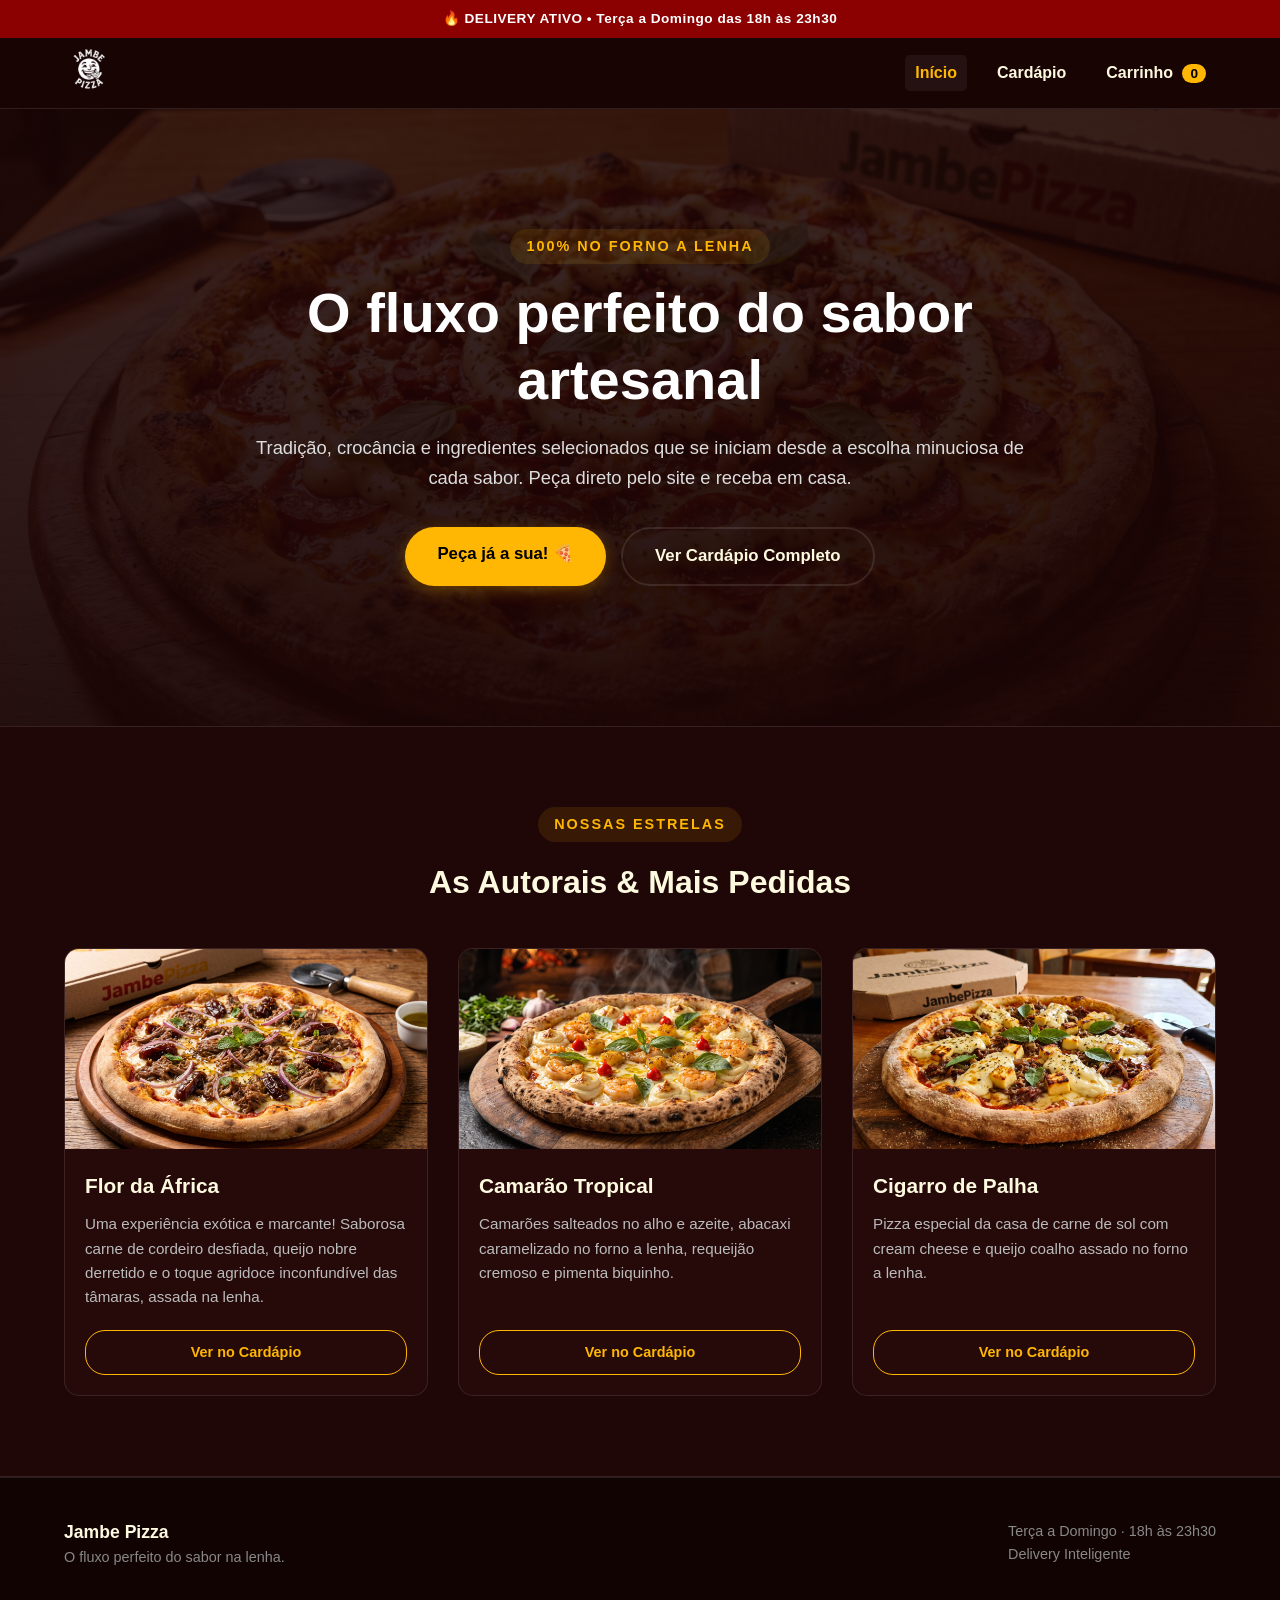
<file: index.html>
<!DOCTYPE html>
<html lang="pt-BR">
<head>
    <meta charset="UTF-8">
    <meta name="viewport" content="width=device-width, initial-scale=1.0">
    <title>Início — Jambe Pizza</title>
    <link rel="icon" href="img/jambepizza.png" type="image/png">
    
    <link rel="stylesheet" href="css/estilo.css">
    <script src="js/configuracao.js" defer></script>
    <script src="js/app.js" defer></script>
</head>
<body>
    <!-- TOPO DE AVISOS -->
    <div class="topo-aviso">
        <div class="container">
            <span>🔥 DELIVERY ATIVO • Terça a Domingo das 18h às 23h30</span>
        </div>
    </div>

    <header class="cabecalho"> 
        <div class="container cabecalho-conteudo"> 
            <a class="logo-marca" href="index.html">
                <img src="img/jambepizza.png" alt="Jambe Pizza" class="logo-img-header">
            </a>
            <nav aria-label="Navegação principal">
                <a href="index.html" aria-current="page">Início</a>
                <a href="cardapio.html">Cardápio</a>
                <a href="carrinho.html">Carrinho <span data-contador>0</span></a>
            </nav>
        </div>
    </header>

    <main class="home-main">
        <!-- HERO SECTION COM IMAGEM DE FUNDO -->
        <section class="hero-fundo">
            <div class="hero-overlay"></div>
            <div class="container hero-conteudo-central">
                <p class="destaque">100% no Forno a Lenha</p>
                <h1>O fluxo perfeito do sabor artesanal</h1>
                <p class="hero-texto">Tradição, crocância e ingredientes selecionados que se iniciam desde a escolha minuciosa de cada sabor. Peça direto pelo site e receba em casa.</p>
                
                <div class="hero-botoes">
                    <a class="botao" href="cardapio.html">Peça já a sua! 🍕</a>
                    <a class="botao botao-secundario" href="cardapio.html">Ver Cardápio Completo</a>
                </div>
            </div>
        </section>

        <!-- VITRINE DE DESTAQUES (As 3 Autorais da Casa) -->
        <section class="secao-destaques-home">
            <div class="container">
                <div class="titulo-secao">
                    <p class="destaque">Nossas Estrelas</p>
                    <h2>As Autorais & Mais Pedidas</h2>
                </div>

                <div class="destaques-grid">
                    <!-- Destaque 1 -->
                    <div class="destaque-card">
                        <div class="destaque-img-box">
                            <img src="img/flordaafrica.jpg" alt="Flor da Africa">
                        </div>
                        <div class="destaque-info">
                            <h3>Flor da África</h3>
                            <p>Uma experiência exótica e marcante! Saborosa carne de cordeiro desfiada, queijo nobre derretido e o toque agridoce inconfundível das tâmaras, assada na lenha.</p>
                            <a href="cardapio.html" class="botao-card-home">Ver no Cardápio</a>
                        </div>
                    </div>

                    <!-- Destaque 2 -->
                    <div class="destaque-card">
                        <div class="destaque-img-box">
                            <img src="img/camarao-tropical.jpg" alt="Camarão Tropical">
                        </div>
                        <div class="destaque-info">
                            <h3>Camarão Tropical</h3>
                            <p>Camarões salteados no alho e azeite, abacaxi caramelizado no forno a lenha, requeijão cremoso e pimenta biquinho.</p>
                            <a href="cardapio.html" class="botao-card-home">Ver no Cardápio</a>
                        </div>
                    </div>

                    <!-- Destaque 3 -->
                    <div class="destaque-card">
                        <div class="destaque-img-box">
                            <img src="img/cigarrodepalha.jpg" alt="Cigarro de Palha">
                        </div>
                        <div class="destaque-info">
                            <h3>Cigarro de Palha</h3>
                            <p>Pizza especial da casa de carne de sol com cream cheese e queijo coalho assado no forno a lenha.</p>
                            <a href="cardapio.html" class="botao-card-home">Ver no Cardápio</a>
                        </div>
                    </div>
                </div>
            </div>
        </section>
    </main>

    <footer> 
        <div class="container rodape-conteudo">
            <div>
                <strong>Jambe Pizza</strong>
                <p>O fluxo perfeito do sabor na lenha.</p>
            </div>
            <div>
                <p>Terça a Domingo · 18h às 23h30</p>
                <p>Delivery Inteligente</p>
            </div>
        </div>
    </footer>
</body>
</html>
</file>
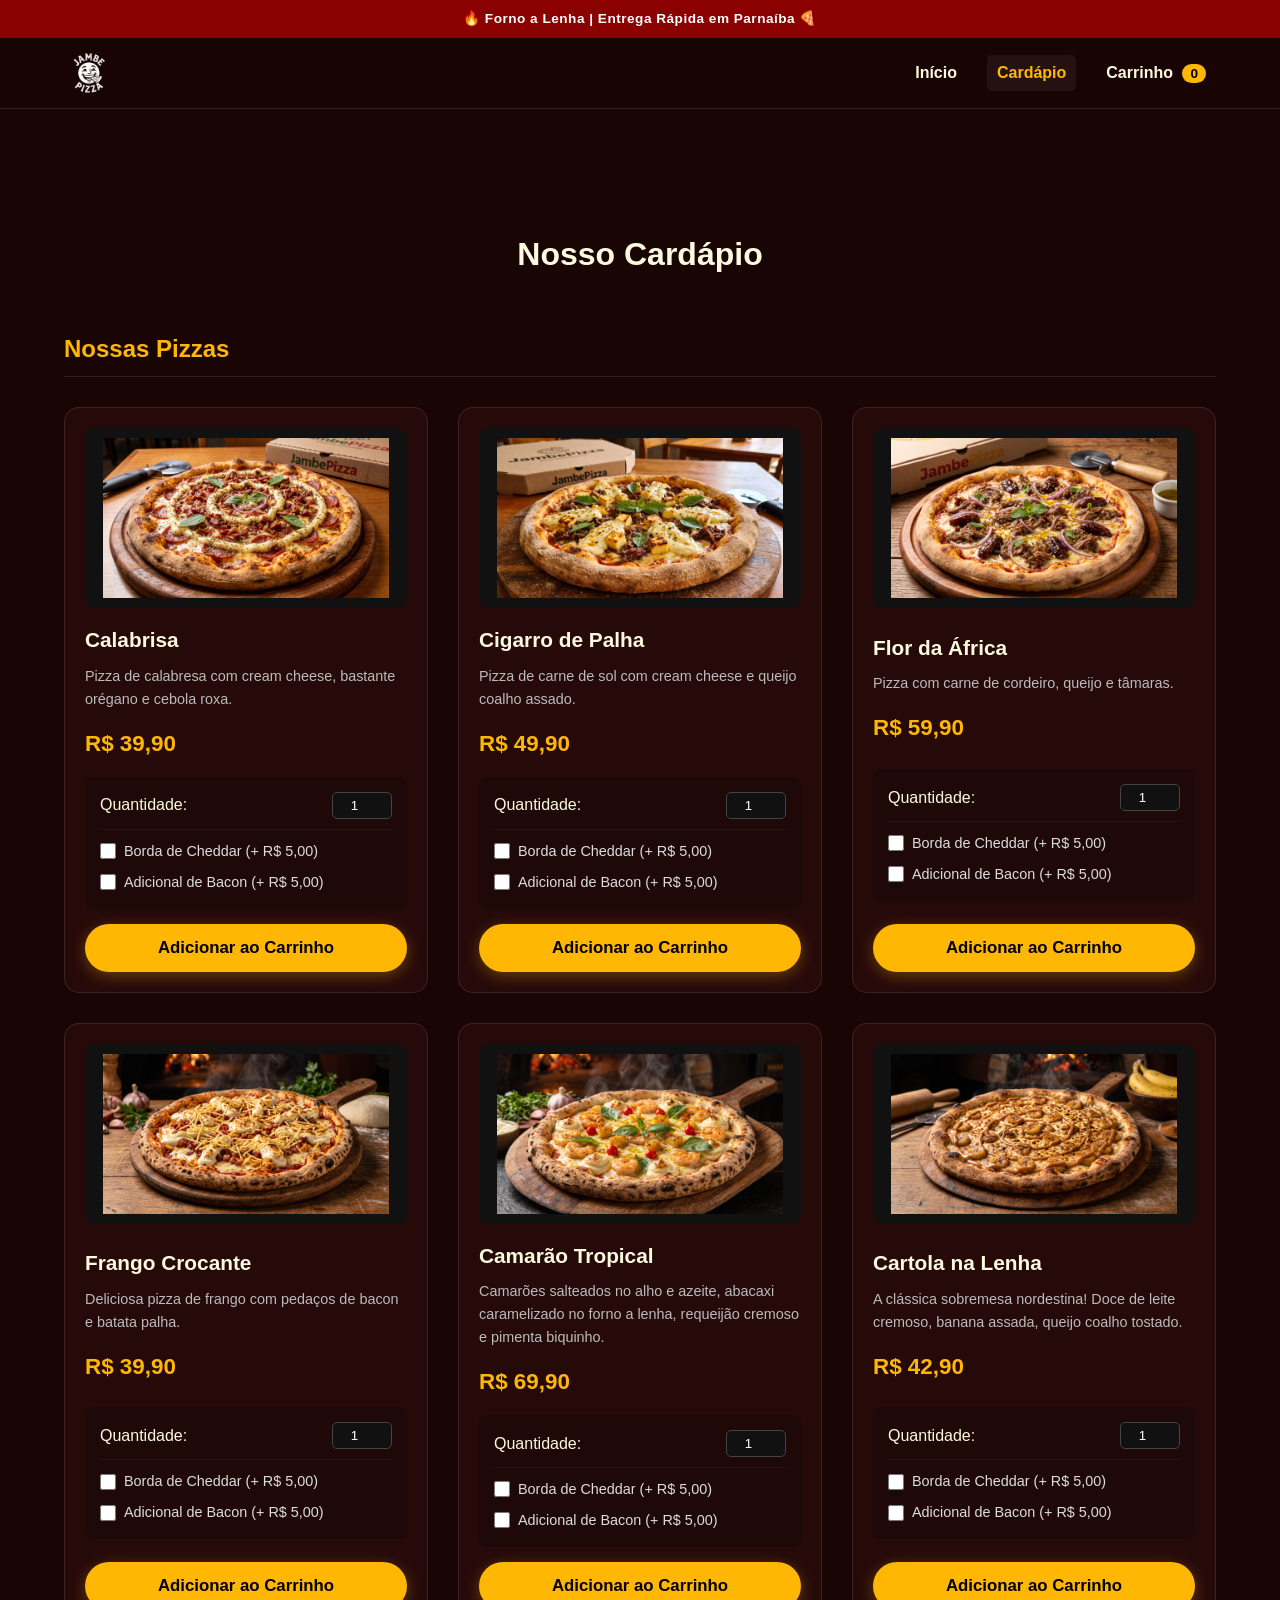
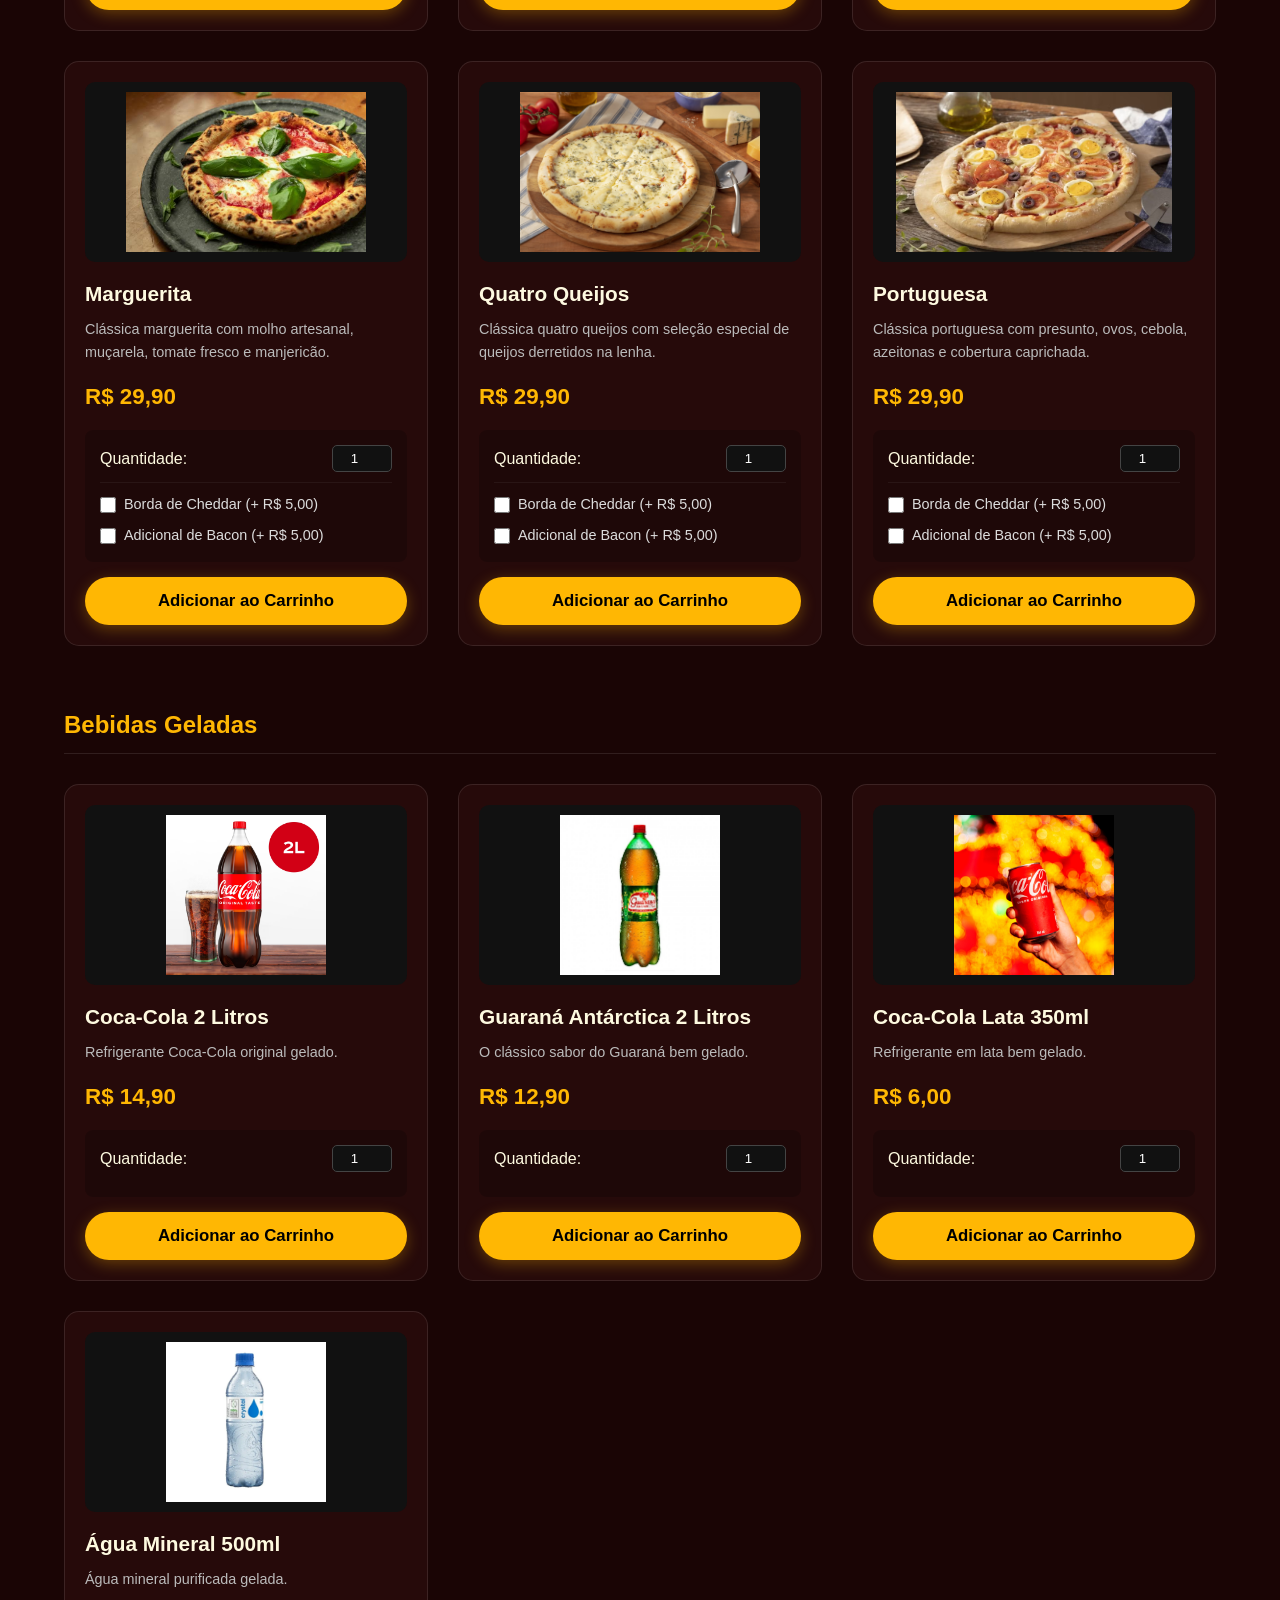
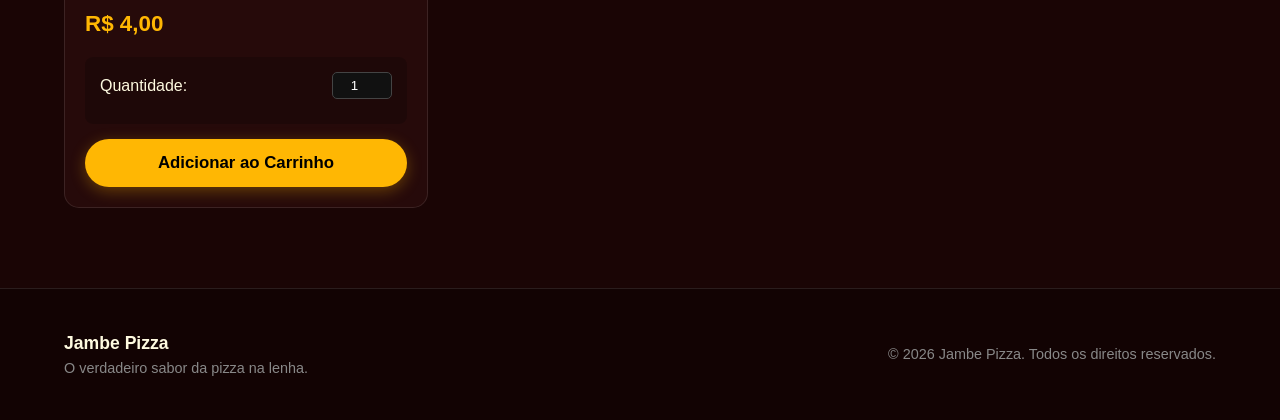
<file: cardapio.html>
<!DOCTYPE html>
<html lang="pt-BR">
<head>
    <meta charset="UTF-8">
    <meta name="viewport" content="width=device-width, initial-scale=1.0">
    <title>Cardápio - Jambe Pizza</title>
    <link rel="stylesheet" href="css/estilo.css">
</head>
<body>

    <!-- TOPO AVISO -->
    <div class="topo-aviso">🔥 Forno a Lenha | Entrega Rápida em Parnaíba 🍕</div>

    <!-- CABEÇALHO -->
    <header class="cabecalho">
        <div class="container cabecalho-conteudo">
            <a href="index.html" class="logo-link" style="text-decoration: none; display: flex; align-items: center;">
                <img src="img/jambepizza.png" alt="Jambe Pizza" class="logo-img-header" onerror="this.style.display='none'; this.nextElementSibling.style.display='block';">
                <span style="display: none; color: var(--cor-destaque); font-size: 1.5rem; font-weight: bold;">Jambe Pizza 🍕</span>
            </a>
            <nav>
                <a href="index.html">Início</a>
                <a href="cardapio.html" aria-current="page">Cardápio</a>
                <a href="carrinho.html">Carrinho <span data-contador>0</span></a>
            </nav>
        </div>
    </header>

    <!-- CONTEÚDO DA PÁGINA -->
    <main class="page-content">
        <div class="container">
            <div class="titulo-secao">
                <h2>Nosso Cardápio</h2>
            </div>
            
            <!-- O catálogo de pizzas e bebidas é injetado dinamicamente aqui -->
            <div id="catalogo" class="grade-produtos"></div>
        </div>
    </main>

    <!-- RODAPÉ -->
    <footer>
        <div class="container rodape-conteudo">
            <div>
                <strong>Jambe Pizza</strong>
                <p>O verdadeiro sabor da pizza na lenha.</p>
            </div>
            <div>
                <p>&copy; 2026 Jambe Pizza. Todos os direitos reservados.</p>
            </div>
        </div>
    </footer>

    <!-- SCRIPTS -->
    <script src="js/configuracao.js"></script>
    <script src="js/app.js"></script>
    <script src="js/cardapio.js"></script>
</body>
</html>
</file>
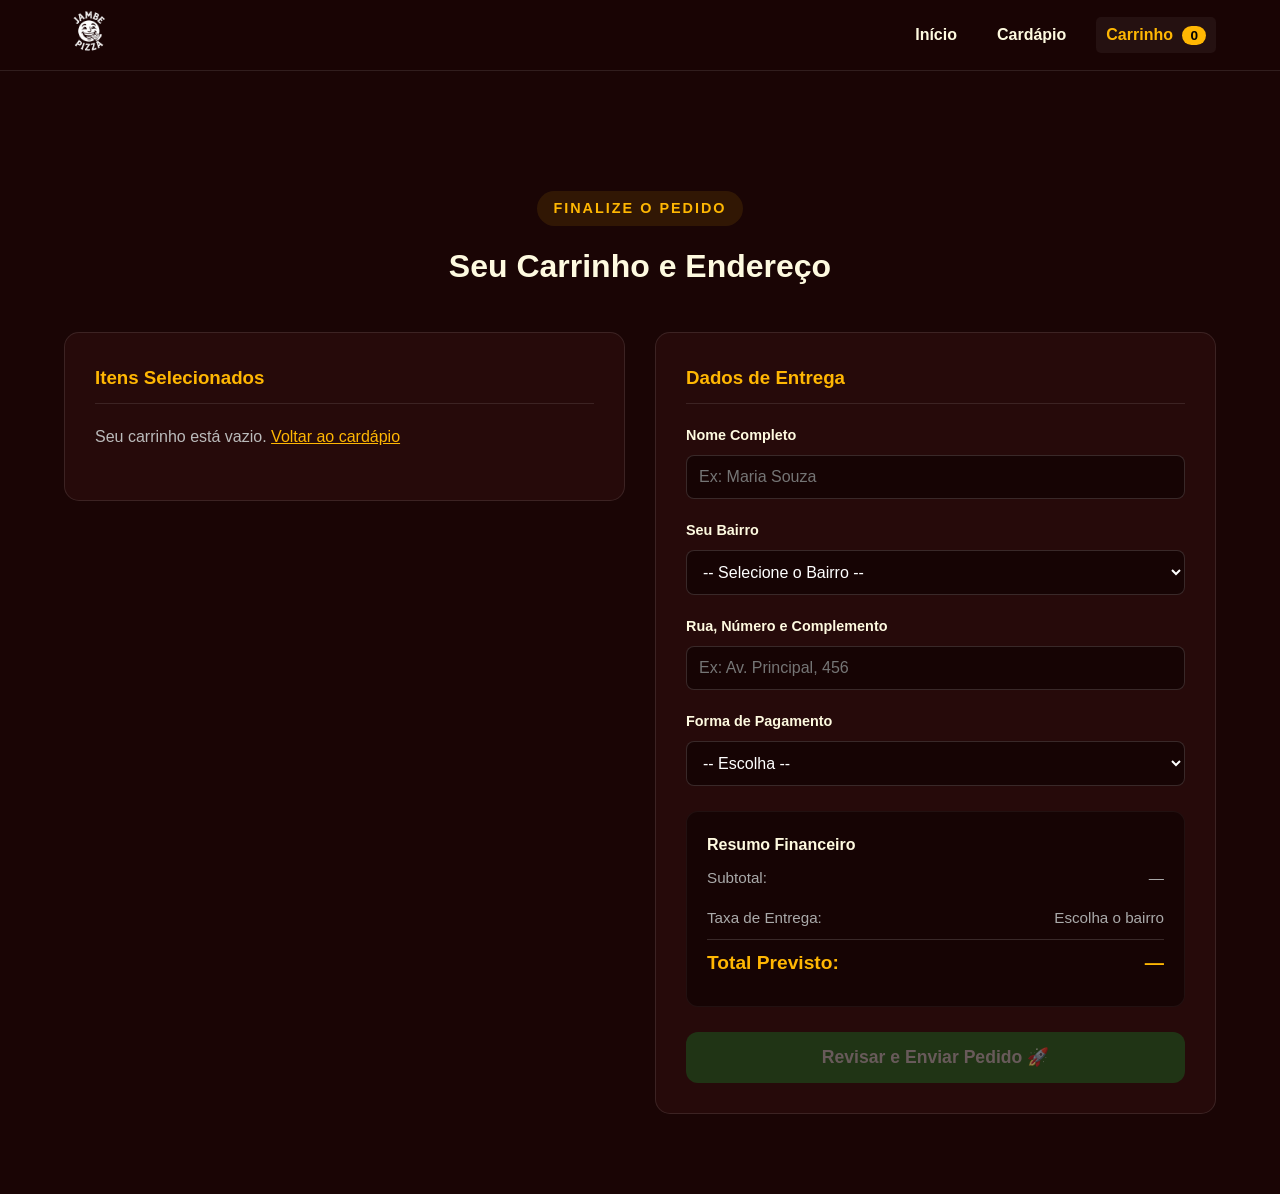
<file: carrinho.html>
<!DOCTYPE html>
<html lang="pt-BR">
<head>
    <meta charset="UTF-8">
    <meta name="viewport" content="width=device-width, initial-scale=1.0">
    <title>Carrinho — Jambe Pizza</title>
    <!-- Favicon para a aba do navegador -->
    <link rel="icon" href="img/jambepizza.png" type="image/png">
    
    <link rel="stylesheet" href="css/estilo.css">
    <script src="js/configuracao.js" defer></script>
    <script src="js/regras.js" defer></script>
    <script src="js/app.js" defer></script>
    <script src="js/carrinho.js" defer></script>
</head>
<body>
    <header class="cabecalho"> 
        <div class="container cabecalho-conteudo"> 
            <a class="logo-marca" href="index.html">
                <img src="img/jambepizza.png" alt="Jambe Pizza" class="logo-img-header">
            </a>
            <nav aria-label="Navegação principal">
                <a href="index.html">Início</a>
                <a href="cardapio.html">Cardápio</a>
                <a href="carrinho.html" aria-current="page">Carrinho <span data-contador>0</span></a>
            </nav>
        </div>
    </header>

    <main class="container page-content">
        <div class="titulo-secao">
            <p class="destaque">Finalize o Pedido</p>
            <h2>Seu Carrinho e Endereço</h2>
        </div>

        <div class="colunas-carrinho">
            <section class="painel-pedido-completo">
                <h3>Itens Selecionados</h3>
                <div id="itens-carrinho" class="lista-itens-carrinho"></div>
                
                <p id="carrinho-vazio" style="color: #bbb; margin-bottom: 20px;">Seu carrinho está vazio. <a href="cardapio.html" style="color: var(--cor-destaque);">Voltar ao cardápio</a></p>
                <button id="esvaziar" type="button" class="botao botao-secundario" style="display: none; margin-bottom: 20px;">Esvaziar carrinho</button>
            </section>

            <section class="painel-pedido-completo">
                <h3>Dados de Entrega</h3>
                <form id="formulario" novalidate>
                    <div class="grupo-input">
                        <label for="nome">Nome Completo</label>
                        <input id="nome" type="text" required placeholder="Ex: Maria Souza">
                    </div>

                    <div class="grupo-input">
                        <label for="bairro">Seu Bairro</label>
                        <select id="bairro" required>
                            <option value="">-- Selecione o Bairro --</option>
                            <option value="pindorama">Pindorama (R$ 5,00)</option>
                            <option value="sao-judas">São Judas Tadeu (R$ 8,00)</option>
                            <option value="centro">Centro e Igaraçu (R$ 10,00)</option>
                            <option value="ilha-grande">Ilha Grande (R$ 18,00)</option>
                            <option value="nassau">Nassau (R$ 14,00)</option>
                            <option value="demais">Demais Bairros (R$ 6,00)</option>
                            <option value="retirada">Retirar no Local (Grátis)</option>
                        </select>
                    </div>

                    <div class="grupo-input">
                        <label for="endereco">Rua, Número e Complemento</label>
                        <input id="endereco" type="text" required placeholder="Ex: Av. Principal, 456">
                    </div>

                    <div class="grupo-input">
                        <label for="pagamento">Forma de Pagamento</label>
                        <select id="pagamento" required>
                            <option value="">-- Escolha --</option>
                            <option value="pix">Pix</option>
                            <option value="cartao">Cartão (Maquininha)</option>
                            <option value="dinheiro">Dinheiro</option>
                        </select>
                    </div>

                    <div class="grupo-input" id="campo-troco" hidden>
                        <label for="troco">Troco para quanto?</label>
                        <input id="troco" type="number" min="0" step="0.01" placeholder="Ex: 100">
                    </div>

                    <div class="recibo-caixa">
                        <h4>Resumo Financeiro</h4>
                        <div class="recibo-linha">
                            <span>Subtotal:</span>
                            <span id="subtotal">—</span>
                        </div>
                        <div class="recibo-linha">
                            <span>Taxa de Entrega:</span>
                            <span id="taxa">Escolha o bairro</span>
                        </div>
                        <div class="recibo-linha total-destaque">
                            <span>Total Previsto:</span>
                            <span id="total">—</span>
                        </div>
                    </div>

                    <p id="erro" class="erro" role="alert" tabindex="-1"></p>

                    <button id="revisar" type="submit" class="botao-whatsapp" disabled>
                        <span>Revisar e Enviar Pedido</span> 🚀
                    </button>
                </form>

                <div id="area-revisao" style="display: none; margin-top: 30px; border-top: 1px solid rgba(255,255,255,0.1); padding-top: 20px;">
                    <h3>Confira a mensagem</h3>
                    <pre id="mensagem" style="background: #111; padding: 15px; border-radius: 8px; color: #ddd; white-space: pre-wrap; margin-bottom: 15px;"></pre>
                    <button id="whatsapp" type="button" class="botao-whatsapp">Abrir WhatsApp</button>
                </div>
            </section>
        </div>
    </main>
</body>
</html>
</file>
<file: css/estilo.css>
:root {
    --cor-principal: #8B0000;
    --cor-secundaria: #d4a373;
    --cor-fundo: #1a0505;
    --cor-card: #260a0a;
    --cor-texto: #fefae0;
    --cor-destaque: #ffb703;
    --cor-borda: rgba(255, 255, 255, 0.1);
}

* {
    margin: 0;
    padding: 0;
    box-sizing: border-box;
    font-family: 'Segoe UI', Tahoma, Geneva, Verdana, sans-serif;
}

body {
    background-color: var(--cor-fundo);
    color: var(--cor-texto);
    line-height: 1.6;
    overflow-x: hidden;
    display: flex;
    flex-direction: column;
    min-height: 100vh;
}

.container {
    width: 90%;
    max-width: 1200px;
    margin: 0 auto;
}

.page-content {
    padding: 120px 0 80px 0;
    flex: 1;
}

/* TOPO AVISO */
.topo-aviso {
    background-color: var(--cor-principal);
    color: #fff;
    font-size: 0.85rem;
    text-align: center;
    padding: 8px 0;
    font-weight: bold;
    letter-spacing: 0.5px;
    position: relative;
    z-index: 1001;
}

/* CABEÇALHO */
.cabecalho {
    background: rgba(26, 5, 5, 0.95);
    position: sticky;
    top: 0; left: 0; width: 100%;
    z-index: 1000;
    border-bottom: 1px solid var(--cor-borda);
    backdrop-filter: blur(5px);
}

.cabecalho-conteudo {
    display: flex;
    justify-content: space-between;
    align-items: center;
    height: 70px;
}

.logo-img-header {
    height: 50px;
    width: auto;
    object-fit: contain;
}

.cabecalho nav {
    display: flex;
    gap: 20px;
    align-items: center;
}

.cabecalho nav a {
    color: var(--cor-texto);
    text-decoration: none;
    font-weight: 600;
    transition: color 0.3s;
    padding: 5px 10px;
    border-radius: 5px;
}

.cabecalho nav a:hover,
.cabecalho nav a[aria-current="page"] {
    color: var(--cor-destaque);
    background: rgba(255, 255, 255, 0.05);
}

[data-contador] {
    background: var(--cor-destaque);
    color: #000;
    padding: 2px 8px;
    border-radius: 12px;
    font-size: 0.85rem;
    margin-left: 5px;
    font-weight: bold;
}

/* HERO SECTION */
.hero-fundo {
    position: relative;
    background-image: url('../img/calabrisa.jpg');
    background-size: cover;
    background-position: center;
    padding: 120px 0 140px 0;
    text-align: center;
}

.hero-overlay {
    position: absolute;
    top: 0; left: 0; width: 100%; height: 100%;
    background: linear-gradient(180deg, rgba(26, 5, 5, 0.85) 0%, rgba(26, 5, 5, 0.95) 100%);
}

.hero-conteudo-central {
    position: relative;
    z-index: 2;
    max-width: 800px;
    margin: 0 auto;
}

.destaque {
    color: var(--cor-destaque);
    font-weight: bold;
    text-transform: uppercase;
    letter-spacing: 2px;
    margin-bottom: 15px;
    display: inline-block;
    font-size: 0.9rem;
    background: rgba(255, 183, 3, 0.1);
    padding: 6px 16px;
    border-radius: 20px;
}

.hero-fundo h1 {
    font-size: clamp(2.2rem, 5vw, 3.5rem);
    margin-bottom: 20px;
    line-height: 1.2;
    color: #fff;
}

.hero-texto {
    color: #ddd;
    margin-bottom: 35px;
    font-size: 1.15rem;
}

.hero-botoes {
    display: flex;
    justify-content: center;
    gap: 15px;
    flex-wrap: wrap;
}

/* DESTAQUES HOME */
.secao-destaques-home {
    padding: 80px 0;
    background-color: #200707;
    border-top: 1px solid var(--cor-borda);
    border-bottom: 1px solid var(--cor-borda);
}

.titulo-secao {
    text-align: center;
    margin-bottom: 40px;
}

.titulo-secao h2 {
    font-size: 2rem;
    color: var(--cor-texto);
}

.destaques-grid {
    display: grid;
    grid-template-columns: repeat(auto-fit, minmax(320px, 1fr));
    gap: 30px;
}

.destaque-card {
    background-color: var(--cor-card);
    border-radius: 15px;
    overflow: hidden;
    border: 1px solid var(--cor-borda);
    display: flex;
    flex-direction: column;
    transition: transform 0.3s, border-color 0.3s;
}

.destaque-card:hover {
    transform: translateY(-5px);
    border-color: rgba(255, 183, 3, 0.3);
}

.destaque-img-box {
    width: 100%;
    height: 200px;
    overflow: hidden;
    background: #111;
}

.destaque-img-box img {
    width: 100%;
    height: 100%;
    object-fit: cover;
    transition: transform 0.3s;
}

.destaque-card:hover .destaque-img-box img {
    transform: scale(1.05);
}

.destaque-info {
    padding: 20px;
    display: flex;
    flex-direction: column;
    flex-grow: 1;
    justify-content: space-between;
}

.destaque-info h3 {
    font-size: 1.3rem;
    margin-bottom: 10px;
    color: var(--cor-texto);
}

.destaque-info p {
    color: #bbb;
    font-size: 0.95rem;
    margin-bottom: 20px;
    flex-grow: 1;
}

.botao-card-home {
    display: inline-block;
    background-color: transparent;
    color: var(--cor-destaque);
    border: 1px solid var(--cor-destaque);
    padding: 10px 20px;
    border-radius: 20px;
    text-decoration: none;
    font-weight: bold;
    text-align: center;
    transition: all 0.3s;
    font-size: 0.9rem;
}

.botao-card-home:hover {
    background-color: var(--cor-destaque);
    color: #000;
}

/* BOTÕES GERAIS */
.botao {
    display: inline-block;
    background-color: var(--cor-destaque);
    color: #000;
    padding: 14px 32px;
    border-radius: 30px;
    text-decoration: none;
    font-weight: bold;
    transition: all 0.3s;
    border: none;
    cursor: pointer;
    text-align: center;
    font-size: 1.05rem;
    box-shadow: 0 4px 15px rgba(255, 183, 3, 0.3);
}

.botao:hover {
    background-color: #ffca28;
    transform: translateY(-2px);
}

.botao-secundario {
    background-color: transparent;
    border: 2px solid var(--cor-borda);
    color: var(--cor-texto);
    box-shadow: none;
}

.botao-secundario:hover {
    background-color: rgba(255, 255, 255, 0.05);
    border-color: var(--cor-destaque);
    color: var(--cor-destaque);
}

/* BOTÃO FLUTUANTE DE CARRINHO (OCULTO ATÉ TER ITENS) */
.botao-flutuante {
    position: fixed;
    bottom: 30px;
    right: 30px;
    z-index: 9999;
    box-shadow: 0 6px 20px rgba(0, 0, 0, 0.7);
    animation: pulsarBotao 2s infinite;
    display: none; 
}

@keyframes pulsarBotao {
    0% { transform: scale(1); }
    50% { transform: scale(1.04); }
    100% { transform: scale(1); }
}

/* CARDÁPIO GRID */
.grade-produtos {
    display: grid;
    grid-template-columns: repeat(auto-fit, minmax(320px, 1fr));
    gap: 30px;
}

.card {
    background-color: var(--cor-card);
    border-radius: 15px;
    padding: 20px;
    border: 1px solid var(--cor-borda);
    display: flex;
    flex-direction: column;
    justify-content: space-between;
    transition: transform 0.3s, border-color 0.3s;
}

.card:hover {
    transform: translateY(-5px);
    border-color: rgba(255, 183, 3, 0.3);
}

.card-img-container {
    width: 100%;
    height: 180px;
    border-radius: 10px;
    overflow: hidden;
    margin-bottom: 15px;
    background: #111;
    display: flex;
    align-items: center;
    justify-content: center;
}

.card-img-container img {
    width: 100%;
    height: 100%;
    object-fit: contain;
    padding: 10px;
}

.card h3 { 
    font-size: 1.3rem; 
    margin-bottom: 8px; 
}

.card p.desc { 
    color: #bbb; 
    font-size: 0.9rem; 
    margin-bottom: 15px; 
    flex-grow: 1; 
}

.card .preco { 
    font-size: 1.4rem; 
    color: var(--cor-destaque); 
    font-weight: bold; 
    margin-bottom: 15px; 
}

.controles-produto {
    background: rgba(0, 0, 0, 0.2);
    padding: 15px;
    border-radius: 8px;
    margin-bottom: 15px;
}

.grupo-extra {
    display: flex;
    flex-direction: column;
    gap: 8px;
    margin-top: 10px;
    border-top: 1px solid rgba(255,255,255,0.05);
    padding-top: 10px;
}

.check-label {
    font-size: 0.9rem;
    color: #ddd;
    display: flex;
    align-items: center;
    gap: 8px;
    cursor: pointer;
}

.check-label input { 
    accent-color: var(--cor-destaque); 
    width: 16px; 
    height: 16px; 
}

.input-qtd-container {
    display: flex;
    align-items: center;
    justify-content: space-between;
    margin-bottom: 10px;
}

.input-qtd-container input {
    width: 60px; 
    padding: 5px; 
    border-radius: 5px; 
    border: 1px solid #444; 
    background: #111; 
    color: white; 
    text-align: center;
}

/* CARRINHO */
.colunas-carrinho {
    display: grid;
    grid-template-columns: 1fr 1fr;
    gap: 30px;
    align-items: start;
}

.painel-pedido-completo {
    background-color: var(--cor-card);
    padding: 30px;
    border-radius: 15px;
    border: 1px solid var(--cor-borda);
}

.painel-pedido-completo h3 {
    margin-bottom: 20px;
    color: var(--cor-destaque);
    border-bottom: 1px solid rgba(255,255,255,0.1);
    padding-bottom: 10px;
}

.item-carrinho {
    padding: 15px 0;
    border-bottom: 1px solid rgba(255,255,255,0.05);
}

.item-carrinho h4 { 
    font-size: 1.1rem; 
    color: #fff; 
}

.item-carrinho p { 
    color: #aaa; 
    font-size: 0.9rem; 
    margin: 5px 0; 
}

.item-carrinho .valor-item { 
    color: var(--cor-destaque); 
    font-weight: bold; 
}

.grupo-input { 
    margin-bottom: 20px; 
}

.grupo-input label { 
    display: block; 
    margin-bottom: 8px; 
    font-weight: 600; 
    font-size: 0.9rem; 
}

.grupo-input input, 
.grupo-input select {
    width: 100%; 
    padding: 12px; 
    background: #160404; 
    border: 1px solid rgba(255, 255, 255, 0.15);
    border-radius: 8px; 
    color: white; 
    font-size: 1rem;
}

.grupo-input input:focus, 
.grupo-input select:focus { 
    border-color: var(--cor-destaque); 
    outline: none; 
}

.recibo-caixa {
    background: #160404; 
    padding: 20px; 
    border-radius: 12px; 
    margin: 25px 0; 
    border: 1px solid rgba(255, 255, 255, 0.05);
}

.recibo-linha { 
    display: flex; 
    justify-content: space-between; 
    font-size: 0.95rem; 
    margin-bottom: 8px; 
    color: #aaa; 
    padding-top: 8px; 
}

.total-destaque { 
    font-size: 1.2rem; 
    font-weight: bold; 
    color: var(--cor-destaque); 
    border-top: 1px solid rgba(255,255,255,0.15); 
    margin-top: 5px; 
}

.botao-whatsapp {
    width: 100%; 
    background-color: #25d366; 
    color: white; 
    border: none; 
    padding: 15px; 
    border-radius: 12px;
    font-size: 1.1rem; 
    font-weight: bold; 
    cursor: pointer; 
    transition: background 0.3s, transform 0.2s;
}

.botao-whatsapp:hover:not(:disabled) { 
    background-color: #20ba5a; 
    transform: translateY(-2px); 
}

.botao-whatsapp:disabled { 
    background-color: #1b5e20; 
    color: #aaa; 
    cursor: not-allowed; 
    opacity: 0.5; 
}

.aviso { 
    padding: 15px; 
    background: rgba(255, 183, 3, 0.1); 
    border-left: 4px solid var(--cor-destaque); 
    margin-bottom: 20px; 
    border-radius: 4px; 
}

.erro { 
    color: #ff5252; 
    margin-top: 10px; 
    font-weight: bold; 
}

/* RODAPÉ */
footer { 
    background-color: #120303; 
    padding: 40px 0; 
    border-top: 1px solid var(--cor-borda); 
    margin-top: auto; 
}

.rodape-conteudo { 
    display: flex; 
    justify-content: space-between; 
    align-items: center; 
    color: #888; 
    font-size: 0.9rem; 
}

.rodape-conteudo strong { 
    color: var(--cor-texto); 
    font-size: 1.1rem; 
}

/* RESPONSIVIDADE */
@media (max-width: 768px) {
    .hero-fundo { padding: 80px 0; }
    .hero-botoes { flex-direction: column; padding: 0 20px; }
    .colunas-carrinho { grid-template-columns: 1fr; }
    .rodape-conteudo { flex-direction: column; gap: 15px; text-align: center; }
    .cabecalho nav { gap: 10px; }
    .cabecalho nav a { padding: 5px; font-size: 0.9rem; }
    .botao-flutuante {
        bottom: 20px;
        right: 20px;
        padding: 12px 20px;
        font-size: 0.95rem;
    }
}
</file>
